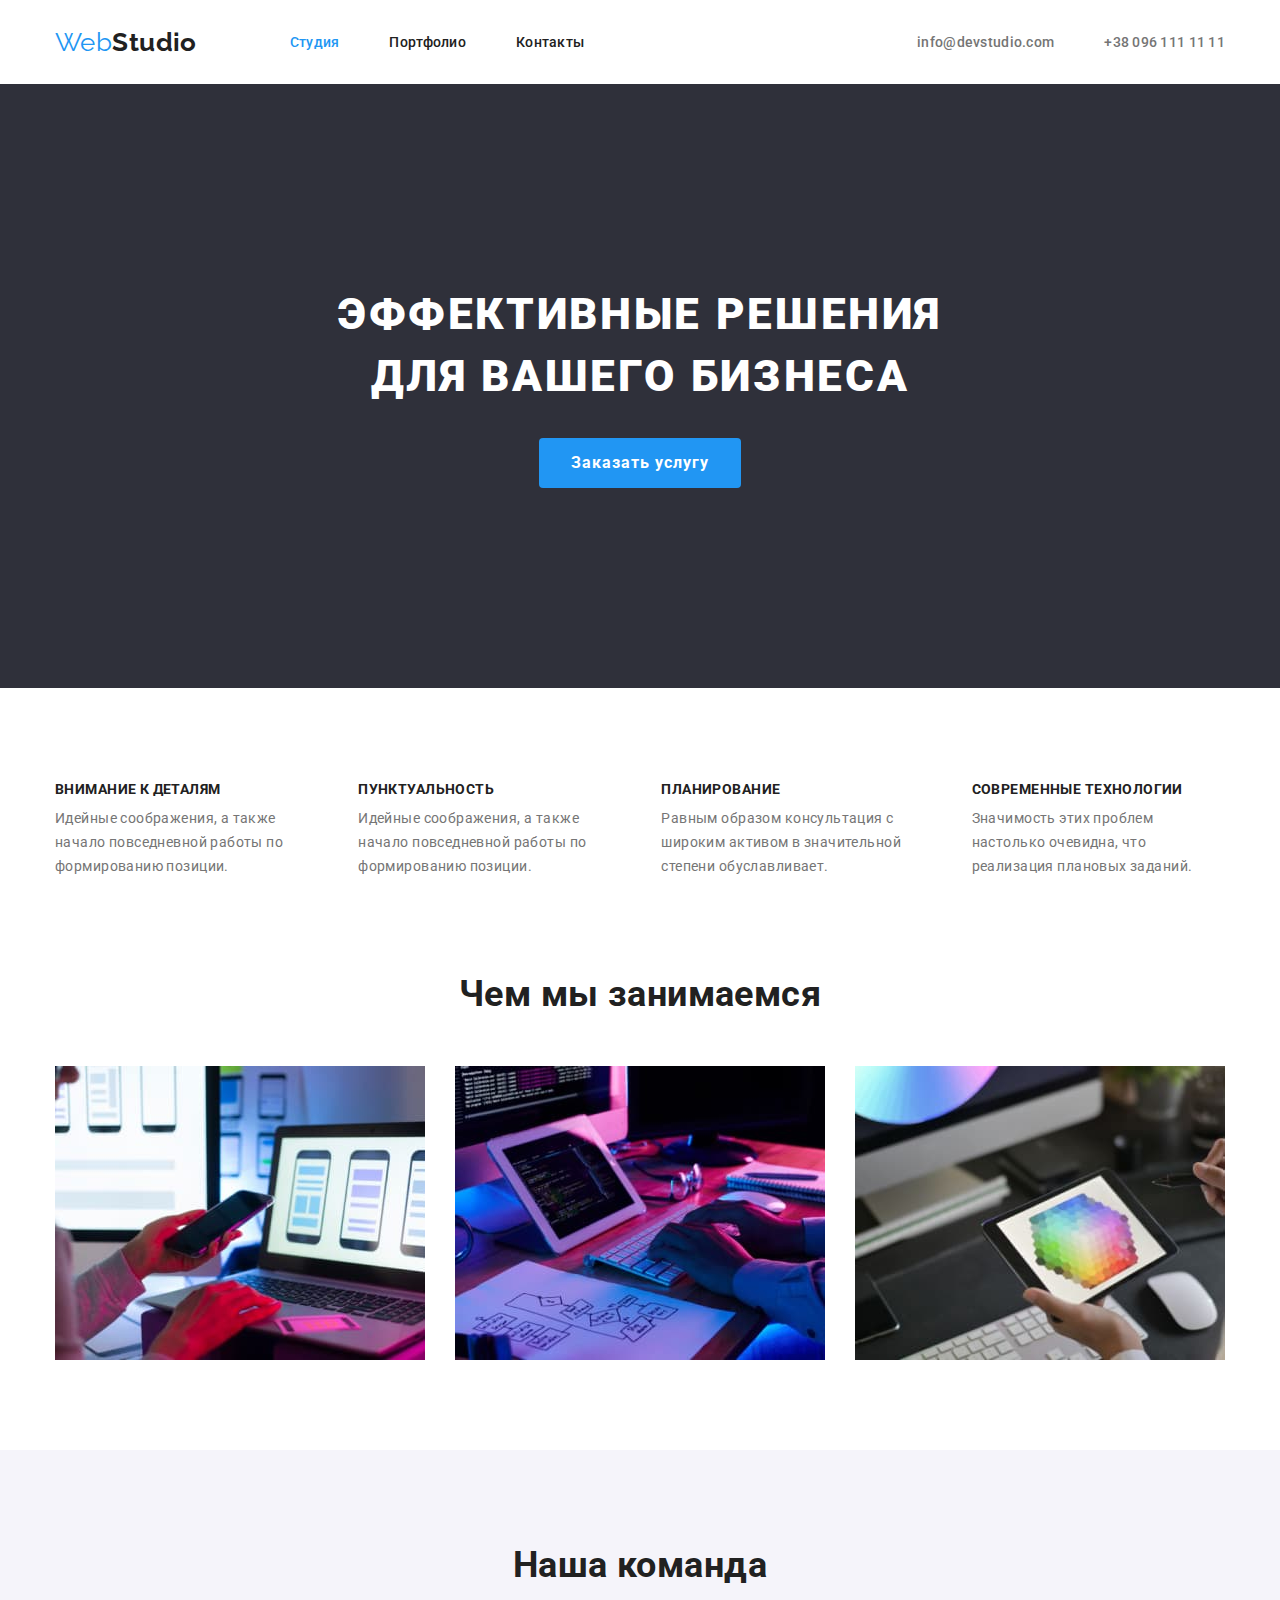
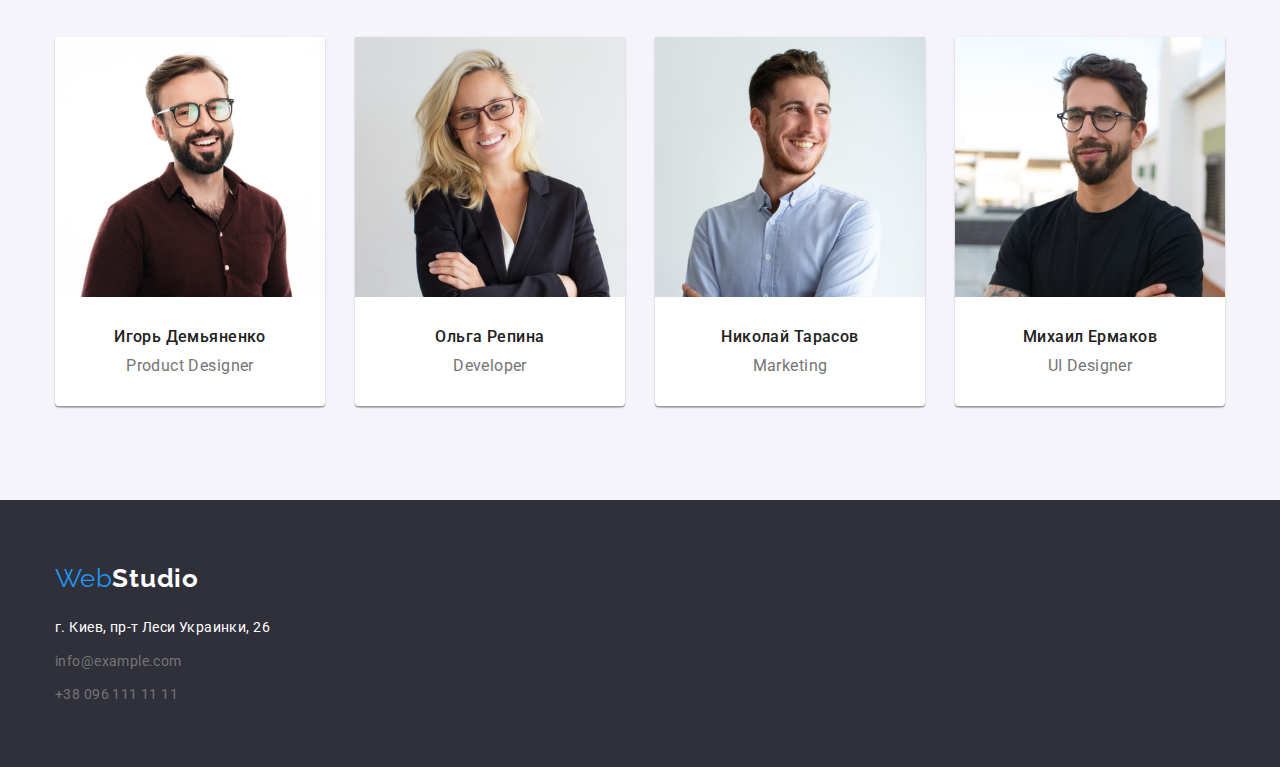
<file: index.html>
<!DOCTYPE html>
<html lang="ru">
<head>
    <meta charset="UTF-8">
    <meta http-equiv="X-UA-Compatible" content="IE=edge">
    <meta name="viewport" content="width=device-width, initial-scale=1.0">

    <link rel="preconnect" href="https://fonts.googleapis.com">
    <link rel="preconnect" href="https://fonts.gstatic.com" crossorigin>
    <link href="https://fonts.googleapis.com/css2?family=Raleway:wght@700&family=Roboto:wght@400;500;700;900&display=swap" rel="stylesheet"> 
    <link rel="stylesheet" href="https://cdnjs.cloudflare.com/ajax/libs/modern-normalize/1.1.0/modern-normalize.min.css">

    <link rel="stylesheet" href="./CSS/style.css">

    <title>Студия</title>
</head>
<body>
    <header class="header">
     <div class="container header-container">
                  <nav class="main-nav">
                    <a class="logo-item" href="">
                    <span class="logo">Web</span><span class="logo-black">Studio</span>
                    </a>
                        <ul class="menu-page">
                            <li class="menu-item"><a class="page-studio" href="/">Студия</a></li>
                            <li class="menu-item"><a class="page" href="./portfolio.html">Портфолио</a></li>
                            <li class="menu-item"><a class="page" href="/">Контакты</a></li>
                        </ul>
                    </nav>
                    <ul class="menu-contact">
                        <li class="contact-item"><a class="contact-header" href="meilto:info@devstudio.com">info@devstudio.com</a></li>
                        <li class="contact-item"><a class="contact-header" href="+380961111111">+38 096 111 11 11</a>
                    </ul>
     </div>  
    </header>
    <main>
        <div>
            <section class="hero-section">
                <div class="container">
                    <h1 class="hero-title title">
                        Эффективные решения
                        для вашего бизнеса</h1>
                    <button class="button" type="button">Заказать услугу</button>
                </div>
            </section>
        </div>
        <section class="section">
            <div class="container">
                <ul class="main-description">
                    <li class="main-item">
                        <h3 class="description">Внимание к деталям</h3>
                        <p class="description-text">Идейные соображения, а также начало повседневной работы по формированию позиции.</p>
                    </li>
                    <li class="main-item">
                        <h3 class="description">Пунктуальность</h3>
                        <p class="description-text">Идейные соображения, а также начало повседневной работы по формированию позиции.</p>
                 </li>
                    <li class="main-item">
                     <h3 class="description">Планирование</h3>
                     <p class="description-text">Равным образом консультация с широким активом в значительной степени обуславливает.</p>
                 </li>
                    <li class="main-item">
                     <h3 class="description">Современные технологии</h3>
                     <p class="description-text">Значимость этих проблем настолько очевидна, что реализация плановых заданий.</p>
                 </li>
                </ul>
            </div>
    </section>
       <section class="section-work">
           <div class="container">
            <h2 class="work">Чем мы занимаемся</h2>
            <ul class="main-work">
                <li class="work-item"><img class="work-img" src="./img/maket1.jpg" alt="Чем мы занимаемся" ></li>
                <li class="work-item"><img class="work-img" src="./img/maket2.jpg" alt="Чем мы занимаемся" ></li>
                <li class="work-item"><img class="work-img" src="./img/maket3.jpg" alt="Чем мы занимаемся" ></li>
            </ul>
           </div>
    </section>
        <section class="section menu-command">
            <div class="container">
                <h2 class="command">Наша команда</h2>
                <ul class="main-command">
                    <li class="command-item">
                        <img class="command-img" src="./img/1.jpg" alt="Игорь Демьяненко" width="270">
                        <div class="command-item-wrap">
                            <h3 class="name">Игорь Демьяненко</h3>
                        <p class="profession">Product Designer</p>
                        </div>
                    </li>
                    <li class="command-item">
                        <img class="command-img" src="./img/2.jpg" alt="Ольга Репина Frontend" width="270">
                        <div class="command-item-wrap">
                            <h3 class="name">Ольга Репина</h3>
                        <p class="profession">Developer</p>
                        </div>
                    </li>
                        <li class="command-item">
                        <img class="command-img" src="./img/3.jpg" alt="Николай Тарасов" width="270">
                        <div class="command-item-wrap">
                            <h3 class="name">Николай Тарасов</h3>
                        <p class="profession">Marketing</p>
                        </div>
                    </li>
                    <li class="command-item">
                        <img class="command-img" src="./img/4.jpg" alt="Михаил Ермаков" width="270">
                        <div class="command-item-wrap">
                            <h3 class="name">Михаил Ермаков</h3>
                        <p class="profession">UI Designer</p>
                        </div>
                    </li>
                </ul>
            </div>
        </section>
    </main>
    <footer class="footer">
        <div class="container">
                <a class="logo-footer-main" href="">
                    <span class="logo-footer">Web</span><span class="logo-white-footer">Studio</span>
                </a>
                    <address class="footer-contact">
                        <ul class="footer-main">
                            <li class="footer-item"><a class="address" href="addressг.Киев,пр-тЛесиУкраинки,2">г. Киев, пр-т Леси Украинки, 26</a> </li>
                            <li class="footer-item"><a class="contact-footer" href="meilto:info@example.com">info@example.com</a></li>
                            <li class="footer-item"><a class="contact-footer" href="tel;+380961111111">+38 096 111 11 11</a>
                        </ul>
                    </address>
        </div>
    </footer>
</body>
</html>
</file>
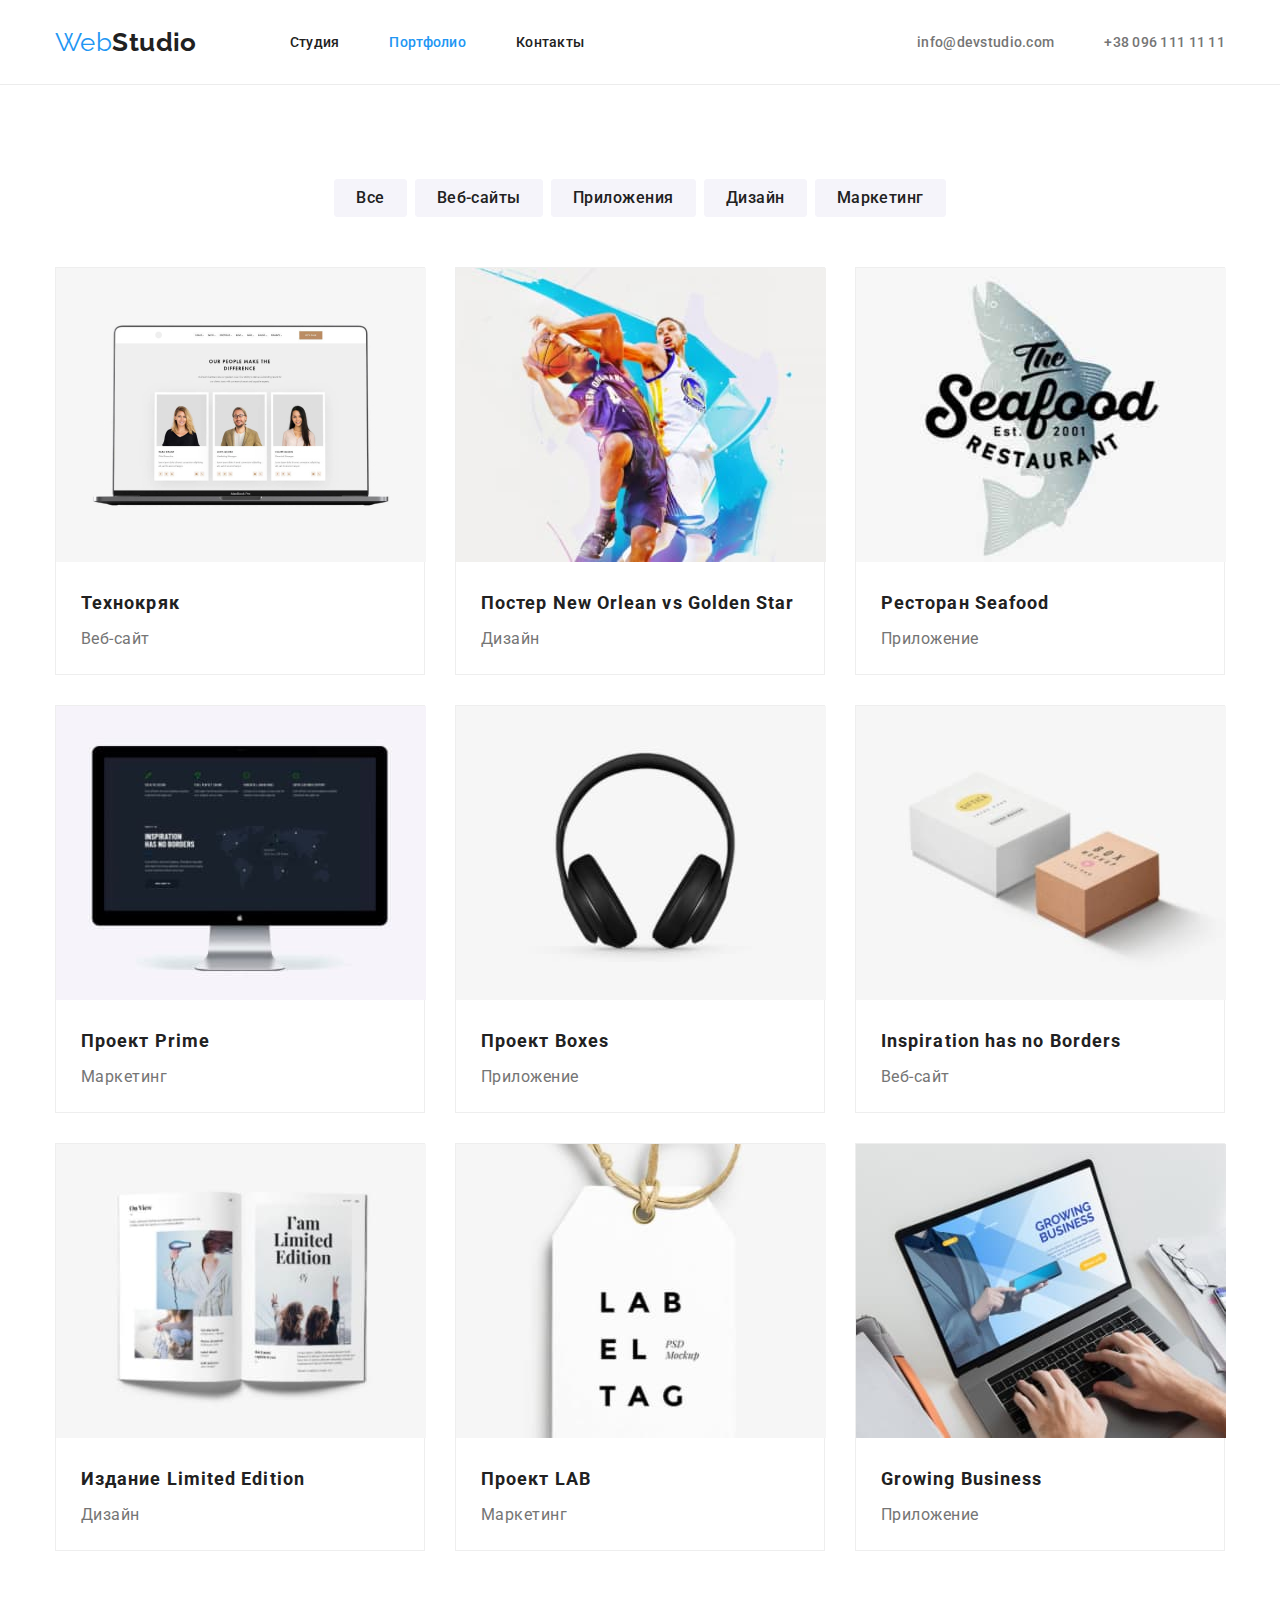
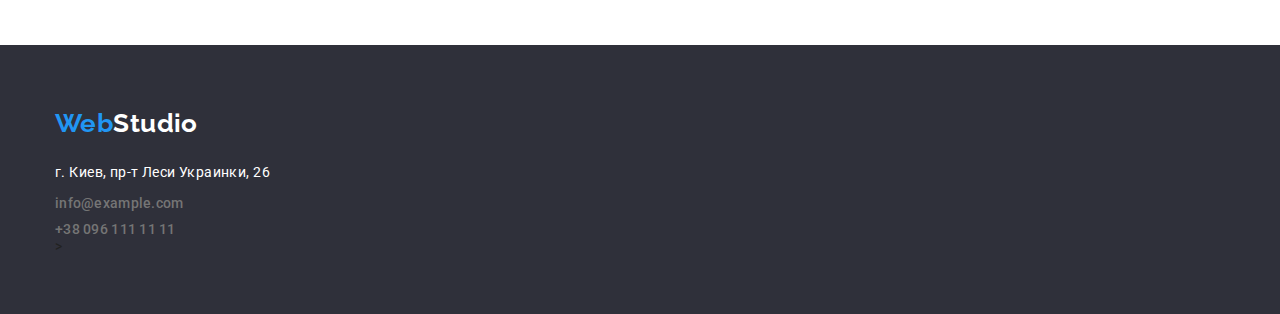
<file: portfolio.html>
<!DOCTYPE html>
<html lang="ru">
<head>
    <meta charset="UTF-8">
    <meta http-equiv="X-UA-Compatible" content="IE=edge">
    <meta name="viewport" content="width=device-width, initial-scale=1.0">
    
    <link rel="preconnect" href="https://fonts.googleapis.com">
    <link rel="preconnect" href="https://fonts.gstatic.com" crossorigin>
    <link href="https://fonts.googleapis.com/css2?family=Raleway:wght@700&family=Roboto:wght@400;500;700;900&display=swap" rel="stylesheet"> 
    <link rel="stylesheet" href="https://cdnjs.cloudflare.com/ajax/libs/modern-normalize/1.1.0/modern-normalize.min.css">
    
<link rel="stylesheet" href="./CSS/style.css">

    <title>Портфолио</title>
</head>
<body>
    <header class="header-portfolio">
        <div class="container header-container">
                <nav class="main-nav-portfolio">
                    <a class="logo-item-portfolio" href="">
                        <span class="logo-portfolio">Web</span><span class="logo-black-portfolio">Studio</span>
                    </a>
                    <ul class="menu-page-portfolio">
                        <li class="menu-item-portfolio"><a class="page-portfolio" href="./index.html">Студия</a> </li>
                        <li class="menu-item-portfolio"><a class="portfolio" href="./portfolio.html">Портфолио</a></li>
                        <li class="menu-item-portfolio"><a class="page-portfolio" href="">Контакты</a></li>
                    </ul>
                </nav> 
                <ul class="menu-contact-portfolio">
                    <li class="contact-item-portfolio"><a class="contact-portfolio" href="meilto:info@devstudio.com">info@devstudio.com</a></li>
                    <li class="contact-item-portfolio"><a class="contact-portfolio" href="tel:+380961111111">+38 096 111 11 11</a>
                </ul>
        </div>
      </header>
    <main>
        <section class="section">
            <div class="container">
                <h1 class="menu-portfolio">Меню</h1>
            <ul class="menu-button-portfolio">
                <li class="item-button-portfolio"><button class="button-portfolio" type="button">Все</button></li>
                <li class="item-button-portfolio"><button class="button-portfolio" type="button">Веб-сайты</button></li>
                <li class="item-button-portfolio"><button class="button-portfolio" type="button">Приложения</button></li>
                <li class="item-button-portfolio"><button class="button-portfolio" type="button">Дизайн</button></li>
                <li class="item-button-portfolio"><button class="button-portfolio" type="button">Маркетинг</button></li>
            </ul>
                        <ul class="menu-picture-portfolio">
                            <li class="item-picture-portfolio">
                                <a class="href-picture-portfolio" href="">
                                <img class="img-picture-portfolio" src="./img/img.jpg" alt="Технокряк">
                                <div class="wrap-picture-portfolio">
                                <h2 class="picture-portfolio">Технокряк</h2>
                                <p class="designation-portfolio">Веб-сайт</p>
                                </div>
                            </a>
                            </li>
        
                            <li class="item-picture-portfolio">
                                <a class="href-picture-portfolio" href="">
                                <img class="img-picture-portfolio" src="./img/img2.jpg" alt="Постер New Orlean vs Golden Star">
                                <div class="wrap-picture-portfolio">
                                <h2 class="picture-portfolio">Постер New Orlean vs Golden Star</h2>
                                <p class="designation-portfolio">Дизайн</p>
                                </div>
                            </a>
                            </li>
        
                            <li class="item-picture-portfolio">
                                <a class="href-picture-portfolio" href="">
                                <img class="img-picture-portfolio" src="./img/img3.jpg" alt="Ресторан Seafood">
                                <div class="wrap-picture-portfolio">
                                <h2 class="picture-portfolio">Ресторан Seafood</h2>
                                <p class="designation-portfolio">Приложение</p>
                                </div>
                            </a>
                            </li>
    
                            <li class="item-picture-portfolio">
                                <a class="href-picture-portfolio" href="">
                                <img class="img-picture-portfolio" src="./img/img5.jpg" alt="Проект Prime">
                                <div class="wrap-picture-portfolio">
                                <h2 class="picture-portfolio">Проект Prime</h2>
                                <p class="designation-portfolio">Маркетинг</p>
                                </div>
                            </a>
                            </li>
        
                            <li class="item-picture-portfolio">
                                <a class="href-picture-portfolio" href="">
                                <img class="img-picture-portfolio" src="./img/img4.jpg" alt="Проект Boxes">
                                <div class="wrap-picture-portfolio">
                                <h2 class="picture-portfolio">Проект Boxes</h2>
                                <p class="designation-portfolio">Приложение</p>
                                </div>
                            </a>
                            </li>
        
                            <li class="item-picture-portfolio">
                                <a class="href-picture-portfolio" href="">
                                <img class="img-picture-portfolio" src="./img/img6.jpg" alt="Inspiration has no Borders">
                                <div class="wrap-picture-portfolio">
                                <h2 class="picture-portfolio">Inspiration has no Borders</h2>
                                <p class="designation-portfolio">Веб-сайт</p>
                                </div>
                            </a>
                            </li>
        
                            <li class="item-picture-portfolio">
                                <a class="href-picture-portfolio" href="">
                                <img class="img-picture-portfolio" src="./img/img7.jpg" alt="Издание Limited Edition">
                                <div class="wrap-picture-portfolio">
                                <h2 class="picture-portfolio">Издание Limited Edition</h2>
                                <p class="designation-portfolio">Дизайн</p>
                                </div>
                            </a>
                            </li>
        
                            <li class="item-picture-portfolio">
                                <a class="href-picture-portfolio" href="">
                                <img class="img-picture-portfolio" src="./img/img8.jpg" alt="Проект LAB ">
                                <div class="wrap-picture-portfolio">
                                <h2 class="picture-portfolio">Проект LAB</h2>
                                <p class="designation-portfolio">Маркетинг</p>
                                </div>
                            </a>
                            </li>
        
                            <li class="item-picture-portfolio">
                                <a class="href-picture-portfolio" href="">
                                <img class="img-picture-portfolio" src="./img/img9.jpg" alt="Growing Business Приложение">
                                <div class="wrap-picture-portfolio">
                                <h2 class="picture-portfolio">Growing Business</h2>
                                <p class="designation-portfolio">Приложение</p>
                                </div>
                            </a>
                            </li>
                    </ul>
        </div>
        </section>
    </main>
    <footer class="footer-portfolio">
     <div class="container">
        <div class="footer-iner-portfolio">
            <a class="logo-main-portfolio" href="">
                <span class="logo-footer-portfolio">Web</span><span class="logo-footer-white-portfolio">Studio</span>
                </a>
                <address class="footer-contact-portfolio">
                    <ul class="footer-main-portfolio">
                        <li class="footer-item-portfolio"><a class="address-portfolio" href="addressг.Киев,пр-тЛесиУкраинки,2">г. Киев, пр-т Леси Украинки, 26</a> </li>
                        <li class="footer-item-portfolio"><a class="contact-portfolio" href="meilto:info@example.com">info@example.com</a></li>
                        <li class="footer-item-portfolio"><a class="contact-portfolio" href="tel;++380961111111">+38 096 111 11 11</a>
                    </ul>
                </address>>
        </div>
     </div>
</footer>
</body>
</file>
<file: CSS/style.css>
:root {
    --main-font:'Raleway', sans-serif;
    --title-font: 'Roboto', sans-serif;
    --text-color: #212121 ;
    --title-color: #FFFFFF;
    --main-color: #757575;
    --accent-color: #2196F3;
    --button-color: #F5F4FA;
    --rgba-color:rgba(255, 255, 255, 0.6);
}

body {
font-family: 'Roboto', sans-serif;
/*font-family: 'Raleway', sans-serif;*/
color:var(--text-color) ;
background-color: var(--title-color);
font-size: 14px;
letter-spacing: 0.03em;
}
*,
*::before,
*::after {
    box-sizing: border-box;
}

ul {
    padding: 0;
    margin: 0;
    list-style-type: none;
}
h1,h2,h3,h4,h5,h6,p{
    padding: 0;
    margin:0;
}
.container {
    width: 1200px;
    padding-left: 15px;
    padding-right: 15px;
    margin-left: auto;
    margin-right: auto;

}
.section {
    padding: 94px 0;
}

.menu {
    list-style-type: none;
}
.menu-item{
    padding-top: 32px;
    padding-bottom: 32px;
}
.page {
    font-weight: 500;
    line-height: 1.1;
    letter-spacing: 0.02em;
    color: var(--text-color); 
    display: inline-block;
    white-space: nowrap;
    flex-wrap: wrap;
    text-decoration: none;
}
.list {
    font-weight: 500;
    line-height: 1.1;
    letter-spacing: 0.02em;
    color: var(--text-color);
    text-decoration: none;
}

.contact-header {
    font-weight: 500;
    line-height: 1.1;
    letter-spacing: 0.02em;
    color: var(--main-color);
    text-decoration: none;
}

.contact-header:hover,
.contact-header:focus
{
    
    color:var(--accent-color);
}
.title {

    font-weight: 900;
    font-size: 44px;
    line-height: 1.4;
    /* or 136% */
    
    text-align: center;
    letter-spacing: 0.06em;
    text-transform: uppercase;
    
    color: var(--title-color);
}

.button {
    font-weight: 700;
    font-size: 16px;
    line-height: 1.9;
    /* identical to box height, or 188% */
    
    align-items: center;
    text-align: center;
    letter-spacing: 0.06em;
    cursor: pointer;
    border-radius: 4px;
    
    color: var(--title-color);
    background-color: var(--accent-color);
}
.menu-description {
    list-style-type: none;
}


.description-text {
    line-height: 1.7;
    /* or 171% */
    color: var(--main-color);

}
.section-work{
    padding-top: 0;
    padding-bottom: 90px;

}

.menu-work {
    list-style-type: none

}
.command {
   
            font-weight: 700;
            font-size: 36px;
            line-height: 1.2;
            text-align: center;
            color: var(--text-color);
        
            margin-bottom: 50px;


} 

.name {
    font-weight: 500;
    font-size: 16px;
    line-height: 1.2;
    /* identical to box height */


    
    color: var(--text-color);
}

.profession{

    font-style: normal;
    font-size: 16px;
    line-height: 1.2;
    /* identical to box height */
    color: var(--main-color);
}


.footer-end{
    list-style-type: none;
}
.footer-item{
    font-style: normal;
}
.contact-footer{
line-height: 1.7;
text-decoration: none;
font-style: normal;
/* or 171% */

color: var(--rgba-color);
}
.contact-footer:hover,
.contact-footer:focus{
    color: var(--accent-color);
}

.menu-portfolio{
    list-style-type: none;
}
.list-pages-portfolio{
    font-weight: 500;
    line-height: 1.1;
    letter-spacing: 0.02em;
    color: var(--text-color);
    text-decoration: none;
}
.list-portfolio{
    font-weight: 500;
    line-height: 1.1;
    letter-spacing: 0.02em;
    color: var(--accent-color);
    text-decoration: none;
}
.menu-contact-portfolio{
    list-style-type: none;
}

.title-menu-portfolio{
    font-weight: 700;
    font-size: 36px;
    line-height: 1.2;
    text-align: center;
    text-transform: uppercase;

    
    color: var(--text-color);
    
}
.menu-button-portfolio{
    list-style-type: none;
}

.button-portfolio{
    font-family: 'Roboto',sans-serif;
font-weight: 500;
font-size: 16px;
line-height: 1.6;
cursor: pointer;
text-align: center;
letter-spacing: 0.03em;
color: var(--text-color);
background-color: #F5F4FA;
border-radius: 4px;;
border: #FFFFFF;
padding: 6px 22px;


}
.button-portfolio:hover,
.button-portfolio:focus{
    color: var(--title-color);
    background-color: var(--accent-color);
}
.menu-img{
    list-style-type: none;
}
.picture{
Font-size: 18px;
line-height: 2;
letter-spacing: 0.06em;
color: var(--text-color);
    /* identical to box height, or 200% */
    

    
}
.designation{
    font-size: 16px;
    line-height: 1.8;
    /* identical to box height, or 188% */
    
    
    
    color: var(--main-color);
}

.menu-footer{
    list-style-type: none;
}

.menu-contact{
    display: flex;
    align-items: center;
    margin-left: auto;

}

.contact-header-portfolio{
    font-weight: 500;
    line-height: 1.1;
    letter-spacing: 0.02em;
    color: var(--main-color);
    font-style: normal;
    text-decoration: none;

    
    display: inline-block;
    
    white-space: nowrap;
    
}

.contact-header:hover,
.contact-header:focus
{
    
    color: var(--accent-color);
}


.header{
    border-bottom: var(--title-color);
    
}
.header-container{
    display: flex;
    align-items: center;
}
.logo-item{
    display: inline-block;
    margin-right: 93px;
    text-decoration: none;
    padding-top: 24px;
    padding-bottom: 24px;
}
.logo{
    font-family:'Raleway', sans-serif;
font-size: 26px;
line-height: 1.2;
    flex-shrink: 0;
    color: var(--accent-color);

}
.logo-black{

    font-weight: 700;
    font-family: 'Raleway', sans-serif;
    font-size: 26px;
    Line-height: 1.4;
    color: var(--text-color);

}
.main-nav{

    display: flex;
    align-items: center;
     
}
.menu-page{
    display: flex;
    align-items: center;
    
}

.menu-item:not(:last-child){
    margin-right: 50px;
}
.page-studio{
    font-weight: 500;
    line-height: 1.1;
    letter-spacing: 0.02em;

    color: var(--accent-color);
    

    display: inline-block;
    white-space: nowrap;
    flex-wrap: wrap;
    text-decoration: none;
    

}

.contact-item{

    padding-top: 32px;
    padding-bottom: 32px;
}
.contact-item:not(:last-child){
    margin-right: 50px;
}
.contact-header{
    font-weight: 500;
    line-height: 1.1;
    letter-spacing: 0.02em;
    color: var(--main-color);
    font-style: normal;
    
    white-space: nowrap;
    
}

.contact-header:hover,
.contact-header:focus
{
    
    color: var(--accent-color);
}
.hero-section{

    background-color: #2F303A;
    padding-top: 200px;
    padding-bottom: 200px;
    text-align: center;


}
.hero-wrap{
    text-align: center;
}
.hero-title{
    max-width: 696px;
    font-size: 44px;
    line-height: 1.4;
    margin: 0 auto 30px;
    text-align: center;
}
.button{
    font-weight: 700;
    font-size: 16px;
    line-height: 1.9;
    /* identical to box height, or 188% */
    
    display: flex;
    align-items: center;
    text-align: center;
    letter-spacing: 0.06em;
    cursor: pointer;
    border: 0;
    padding: 10px 32px;
    
    margin: auto;
    color: var(--title-color);
    background-color: var(--accent-color);
}
.main-description{
    display: flex;
    justify-content: center;

}
.main-item{
    display: flex;
    flex-direction: column;
    flex-wrap: wrap;
}
.main-item:not(:last-child){
    margin-right: 30px;
}

.description{
    font-size: 14px;
    font-weight: 700;
    line-height:1.1;
    color: var(--text-color);
    text-transform: uppercase;
    margin-bottom: 10px;
    align-items: center;
     
}

.description-text{
    line-height: 1.7;
    /* or 171% */
    align-items: center;

    color: var(--main-color);

}
.work{
    font-weight: 700;
    font-size: 36px;
    line-height: 1.2;
    text-align: center;
    color: var(--text-color);
    
    margin-bottom: 50px;

    
    color: var(--text-color);
    
}

.main-work{
    display: flex;
    justify-content: space-between;
}
.work-item{
    display: flex;
    flex-direction: column;
    flex-wrap: wrap

}
.work-item:not(:last-child){
    margin-right: 30px;
}
.work-img{
    display: block;
    max-width: 100%;
    height: auto;
}


.menu-command{
    background-color: #F5F4FA;
}

.main-command{
    display: flex;
}
.command-item{
    background: var(--title-color);
/* material shadow v1 */

box-shadow: 0px 1px 3px rgba(0, 0, 0, 0.12), 0px 1px 1px rgba(0, 0, 0, 0.14), 0px 2px 1px rgba(0, 0, 0, 0.2);
border-radius: 0px 0px 4px 4px;

}
.command-item:not(:last-child){
    margin-right: 30px;
}
.command-img{
    
    display: block;
    max-width: 100%;
    height: auto;

}
.command-item-wrap{
    
    padding: 30px 0;
}

.name {
    font-weight: 500;
    font-size: 16px;
    line-height: 1.2;
    /* identical to box height */
    text-align: center;

    
    margin-bottom: 10px;
    
    color: var(--text-color);
}

.profession{

    font-size: 16px;
    line-height: 1.2;
    /* identical to box height */
    text-align: center;
    
    color: var(--main-color)
}
.footer{
    background-color: #2F303A;
    padding-top: 60px;
    padding-bottom: 60px;
}


.footer-item:not(:last-child){
    margin-bottom: 10px;
}
.logo-footer-main{
    display: inline-block;
    margin-bottom: 20px;
    text-decoration: none;
}
.logo-footer{
    font-family:'Raleway', sans-serif;
font-size: 26px;
line-height: 1.2;
    flex-shrink: 0;
    color: var(--accent-color);


}
.logo-white-footer{
    font-weight: 700;
    font-family: 'Raleway', sans-serif;
    font-size: 26px;
    line-height: 1.4;
    letter-spacing: 0.03em;
    color: var(--title-color);

}

.address{

    line-height: 1.7;
    cursor: default;
    font-style: normal;
    

    text-decoration: none;
    /* or 171% */

    color: var(--title-color);
}

.contact-footer{
    line-height: 1.7;
    color: var(--main-color);
    font-style: normal;

    text-decoration: none;
}
    
/* or 171% */


.contact-footer:hover,
.contact-footer:focus{
    color: #2196F3;
}

.header-portfolio{
    border-bottom:  1px solid #ECECEC;;


}

.logo-item-portfolio{
    display: inline-block;
    margin-right: 93px;
    padding-top: 24px;
    padding-bottom: 24px;
    text-decoration: none;
}
.logo-portfolio{
    Font-family:'Raleway', sans-serif;
font-size: 26px;
line-height: 1.2;
    flex-shrink: 0;
    color: var(--accent-color);

}
.logo-black-portfolio{
    font-weight: 700;
    font-family: 'Raleway', sans-serif;
    font-size: 26px;
    Line-height: 1.4;
    color: var(--text-color);


flex-shrink: 0;

}
.main-nav-portfolio{
    display: flex;
    align-items: center;
}
.menu-page-portfolio{
    display: flex;
    align-items: center;

}
.menu-item-portfolio{
    display: inline-flex;
    flex-wrap: wrap;
    padding-top: 32px;
    padding-bottom: 32px;
    
}
.menu-item-portfolio:not(:last-child){
    margin-right: 50px
}
.portfolio{
    font-weight: 500;
    line-height: 1.1;
    letter-spacing: 0.02em;
    color: var(--accent-color);


    display: inline-block;
    white-space: nowrap;
    flex-wrap: wrap;
    text-decoration: none;
    
}
.page-portfolio{
    font-weight: 500;
    line-height: 1.1;
    letter-spacing: 0.02em;
    color: var(--text-color);

    display: inline-block;
    white-space: nowrap;
    flex-wrap: wrap;
    text-decoration: none;
    

}

.menu-contact-portfolio{
    display: flex;
    align-items: center;
    margin-left: auto;
    

}
.contact-item-portfolio{
    display: flex;
    flex-grow: 1;
    padding-top: 32px;
    padding-bottom: 32px;
}
.contact-item-portfolio:not(:last-child){
    margin-right: 50px;
}
.contact-portfolio{
    font-weight: 500;
    line-height: 1.1;
    letter-spacing: 0.02em;
    color: var(--main-color);
    text-decoration: none;
    font-style: normal;

/* or 171% */
}
.contact-portfolio:hover,
.contact-portfolio:focus{
    color: var(--accent-color);
}

.menu-portfolio{
    font-weight: 700;
    font-size: 36px;
    line-height: 1.2;
    text-align: center;
    text-transform: uppercase;
    color: var(--text-color);

    position: absolute;
    width: 1px;
    height: 1px;
    margin: -1px;
    padding: 0;
    overflow: hidden;
    border: 0;
    clip: rect(0 0 0 0);
    
}

.menu-button-portfolio{
    display: flex;
    justify-content: center;
    margin-bottom: 50px;
}
.item-button-portfolio{
background: #F5F4FA;
border-radius: 4px;


}

.item-button-portfolio:not(:last-child){
    margin-right: 8px;
}

.menu-picture-portfolio{
    display: flex;
    flex-wrap: wrap; 
}
.item-picture-portfolio{
    background: #FFFFFF;
    border: 1px solid #EEEEEE;
    box-sizing: border-box;
    margin-right: 30px;
    margin-bottom: 30px;
    width: 370px;
   
}
.href-picture-portfolio{
    text-decoration: 0;
}
.img-picture-portfolio{
    width: 370px;
height: 294px;
}
.item-picture-portfolio:nth-child(3n){
    margin-right: 0;
}
.item-picture-portfolio:nth-last-child(-n + 3){
    margin-bottom: 0;
}

.wrap-picture-portfolio{
    padding: 20px 25px 20px 25px;
    
    
}
.picture-portfolio{


    Font-size: 18px;
    line-height: 2;
    letter-spacing: 0.06em;

    /* identical to box height, or 200% */
    
    letter-spacing: 0.06em;
    text-align:left;
    color: var(--text-color);
    margin-bottom: 4px;

}
.designation-portfolio{
    font-size: 16px;
    line-height: 1.8;
    letter-spacing: 0.03em;
    /* identical to box height, or 188% */
    margin: 0;
    padding: 0;
    
    
    color: var(--main-color);
}
.footer-portfolio{
  background-color: #2F303A;
  padding-top: 60px;
  padding-bottom: 60px
}
.footer-iner-portfolio{

    justify-content: space-between;
    flex-wrap: wrap;
}
.logo-main-portfolio{
    display: inline-block;
    margin-bottom: 20px;
    text-decoration: none;
}
.logo-footer-portfolio{
    font-family: 'Raleway', sans-serif;
    font-size: 26px;
    font-weight: 700;
    line-height: 1.2;
    flex-shrink: 0;

    color: var(--accent-color);

}
.logo-footer-white-portfolio{
 
    font-weight: 700;
    font-family: 'Raleway', sans-serif;
    font-size: 26px;
    Line-height: 1.4;
    color: var(--title-color);
}

.footer-main-portfolio{

    display: flex;
    flex-direction:column;
    text-decoration: none;
    list-style-type: none;
}
.footer-item-portfolio:not(:last-child){
    MARGIN-bottom: 10px;
}
.address-portfolio{
    line-height: 1.7;
    text-decoration: none;
    font-style: normal;
    /* or 171% */

    color: var(--title-color);
}
</file>
